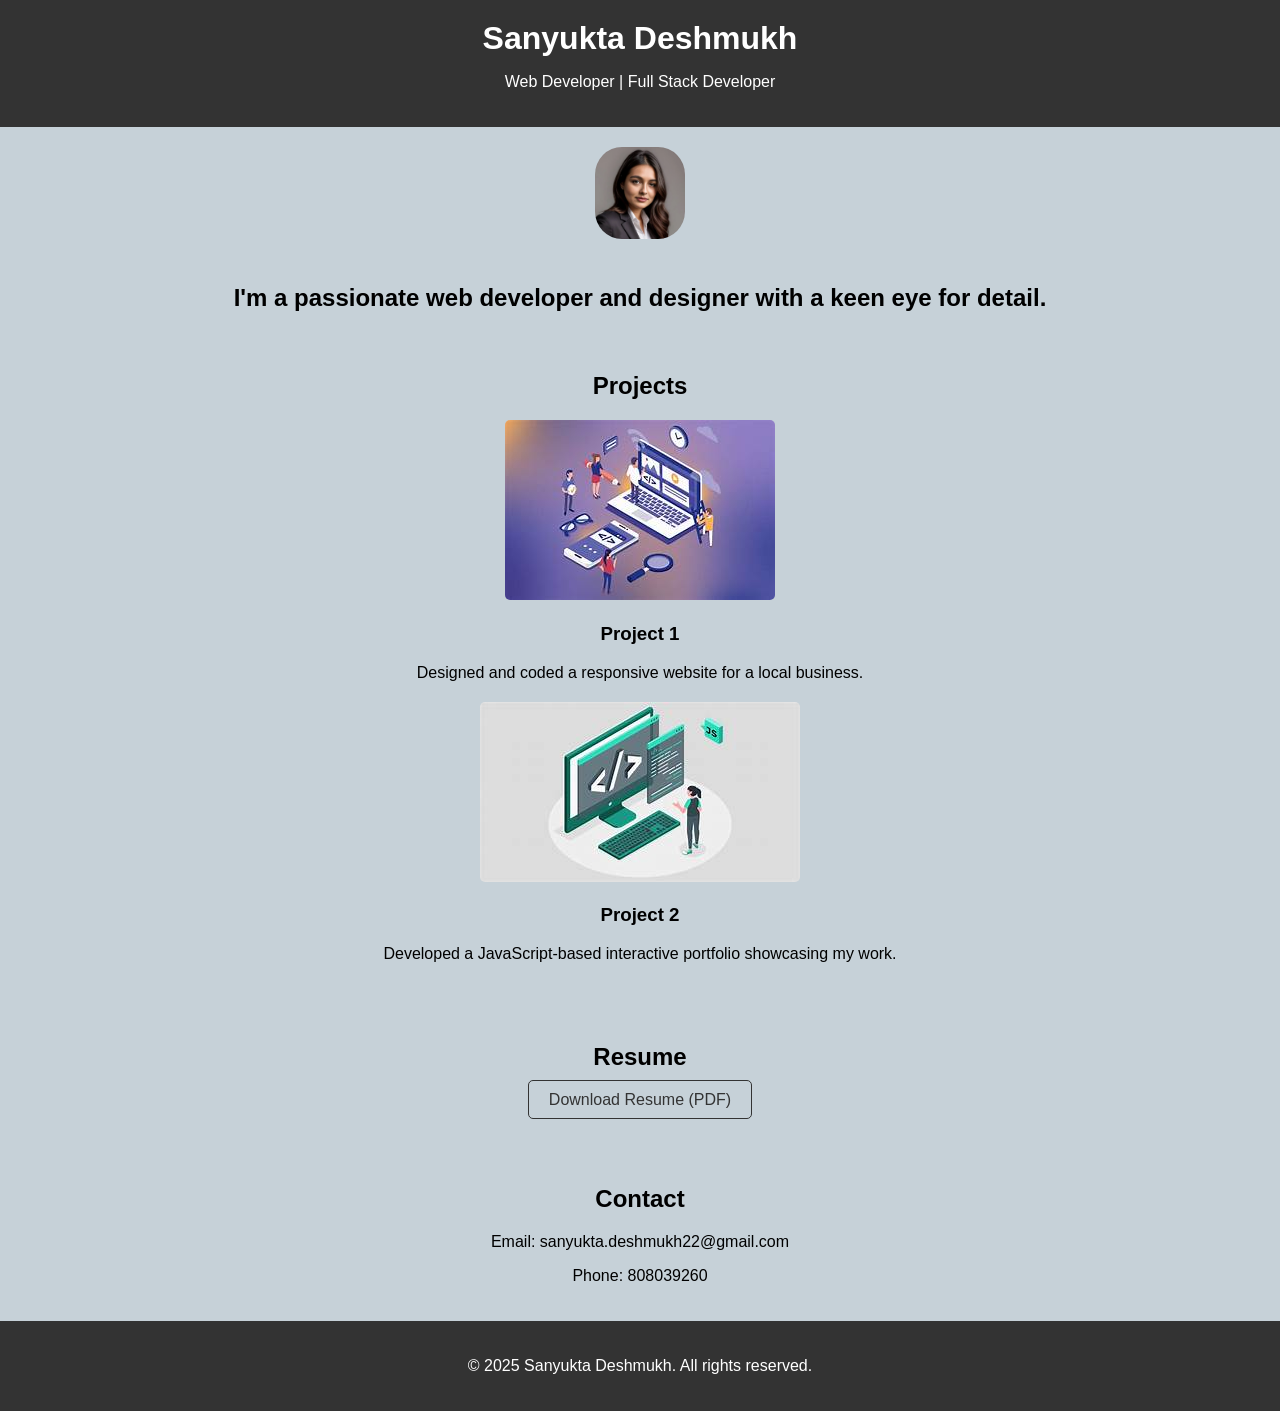
<file: task 1/index.html>
<!DOCTYPE html>
<html lang="en">
  <head>
    <meta charset="UTF-8" />
    <meta name="viewport" content="width=device-width, initial-scale=1.0" />
    <link rel="stylesheet" href="app.css" />
    <title>My Portfolio</title>
  </head>
  <body>
    <header>
      <h1>Sanyukta Deshmukh</h1>
      <p>Web Developer | Full Stack Developer</p>
    </header>

    <section id="about">
      <img src="profile.jpg" alt="Sanyukta Deshmukh" />
    </section>

    <section id="about1">
      <h2>
        I'm a passionate web developer and designer with a keen eye for detail.
      </h2>
    </section>

    <section id="projects">
      <h2>Projects</h2>
      <div class="project">
        <img src="Project1.jpg" alt="Project 1" />
        <h3>Project 1</h3>
        <p>Designed and coded a responsive website for a local business.</p>
      </div>
      <div class="project">
        <img src="project2.jpg" alt="Project 2" />
        <h3>Project 2</h3>
        <p>
          Developed a JavaScript-based interactive portfolio showcasing my work.
        </p>
      </div>
    </section>
    <section id="resume">
      <h2>Resume</h2>
      <p><a href="resume(2).pdf" download> Download Resume (PDF)</a></p>
    </section>
    <section id="contact">
      <h2>Contact</h2>
      <p>Email: sanyukta.deshmukh22@gmail.com</p>
      <p>Phone: 808039260</p>
    </section>
    <footer>
      <p>&copy; 2025 Sanyukta Deshmukh. All rights reserved.</p>
    </footer>
  </body>
</html>
</file>
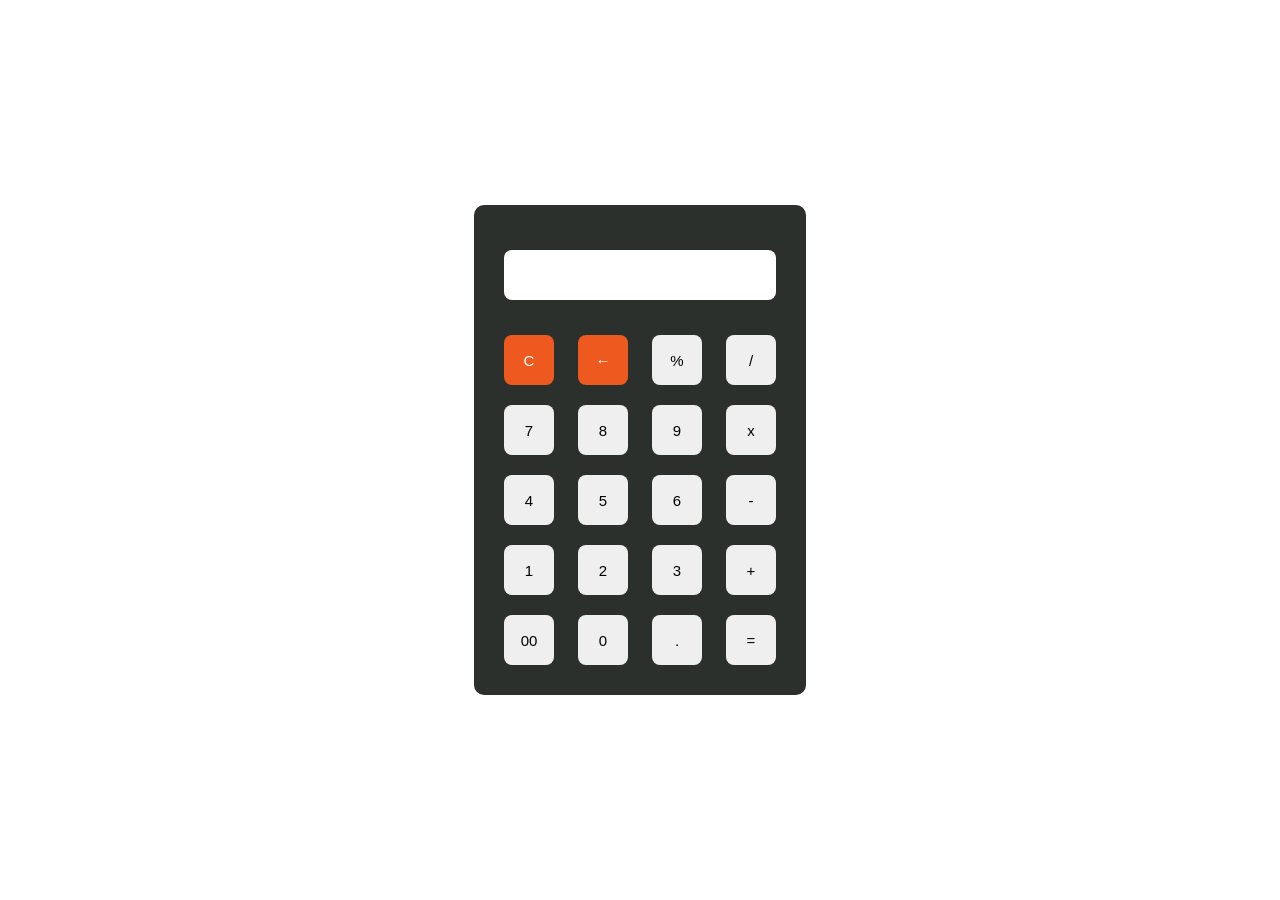
<file: task 3/index.html>
<!DOCTYPE html>
<html lang="en">
<head>
   <title>Calculator</title>
   <link rel="stylesheet" href="style.css">
</head>
<body>
   <div id="calc">
      <div id="content">
         <form>
            <div id="output">
               <input type="text" id='res'>
            </div>
            <div class="btn">
               <input type="button" value='C' onclick="Clear()" id="clear">
               <input type="button" value='←' onclick="Back()" id="backspace">
               <input type="button" value='%' onclick="Solve('%')">
               <input type="button" value='/' onclick="Solve('/')">
               <br>
               <input type="button" value='7' onclick="Solve('7')">
               <input type="button" value='8' onclick="Solve('8')">
               <input type="button" value='9' onclick="Solve('9')">
               <input type="button" value='x' onclick="Solve('*')">
               <br>
               <input type="button" value='4' onclick="Solve('4')">
               <input type="button" value='5' onclick="Solve('5')">
               <input type="button" value='6' onclick="Solve('6')">
               <input type="button" value='-' onclick="Solve('-')">
               <br>
               <input type="button" value='1' onclick="Solve('1')">
               <input type="button" value='2' onclick="Solve('2')">
               <input type="button" value='3' onclick="Solve('3')">
               <input type="button" value='+' onclick="Solve('+')">
               <br>
               <input type="button" value='00' onclick="Solve('00')">
               <input type="button" value='0' onclick="Solve('0')">
               <input type="button" value='.' onclick="Solve('.')">
               <input type="button" value='=' onclick="Result()">
            </div>
         </form>
      </div>
   </div>
   <script src='index.js'></script>
</body>
</html>
</file>
<file: task 1/app.css>
body {
    font-family: Arial, sans-serif;
    margin: auto;
    background-color: rgb(198, 209, 216);
    padding: 0;
  }
  
  header {
    background-color: #333;
    color: #fff;
    text-align: center;
    padding: 20px 0;
  }
  
  header h1 {
    margin: 0;
  }
  
  #about1 {
    text-align: center;
    padding: 1px 0;
  }
  #about {
    text-align: center;
    padding: 20px 0;
  }
  
  #about img {
    width: 90px;
    border-radius: 30%;
  }
  
  #skills {
    text-align: left;
    padding: 10px 0;
  }
  
  #skills ul {
    list-style: none;
  }
  
  #projects {
    text-align: center;
    padding: 20px 0;
  }
  
  .project {
    margin-bottom: 20px;
  }
  
  .project img {
    max-width: 50%;
    border-radius: 5px;
  }
  
  #resume,
  #contact {
    text-align: center;
    padding: 20px 0;
  }
  
  #resume a {
    text-decoration: none;
    color: #333;
    border: 1px solid #333;
    padding: 10px 20px;
    border-radius: 5px;
  }
  
  footer {
    background-color: #333;
    color: #fff;
    text-align: center;
    padding: 20px 0;
  }
</file>
<file: task 3/style.css>
* {
    margin: 0;
    padding: 0;
    box-sizing: border-box;
}
#calc {
    width: 100%;
    height: 100vh;
    display: flex;
    justify-content: center;
    align-items: center;
}
#content {
    background: #2c302c;
    padding: 20px;
    border-radius: 10px;

}
#content form input {
    border: 0;
    outline: 0;
    width: 50px;
    height: 50px;
    border-radius: 8px;
    font-size: 15px;
    margin: 10px;
    cursor: pointer;
}
#backspace {
    background-color: rgb(237, 89, 30);
    color: white;
}
#res {
    padding: 10px;
}
#clear {
    background-color: rgb(237, 89, 30);
    color: white;
}
form #output {
    display: flex;
    justify-content: flex-end;
    margin: 15px 0;
}
form #output input {
    text-align: right;
    flex: 1;
    font-size: 25px;
}
</file>
